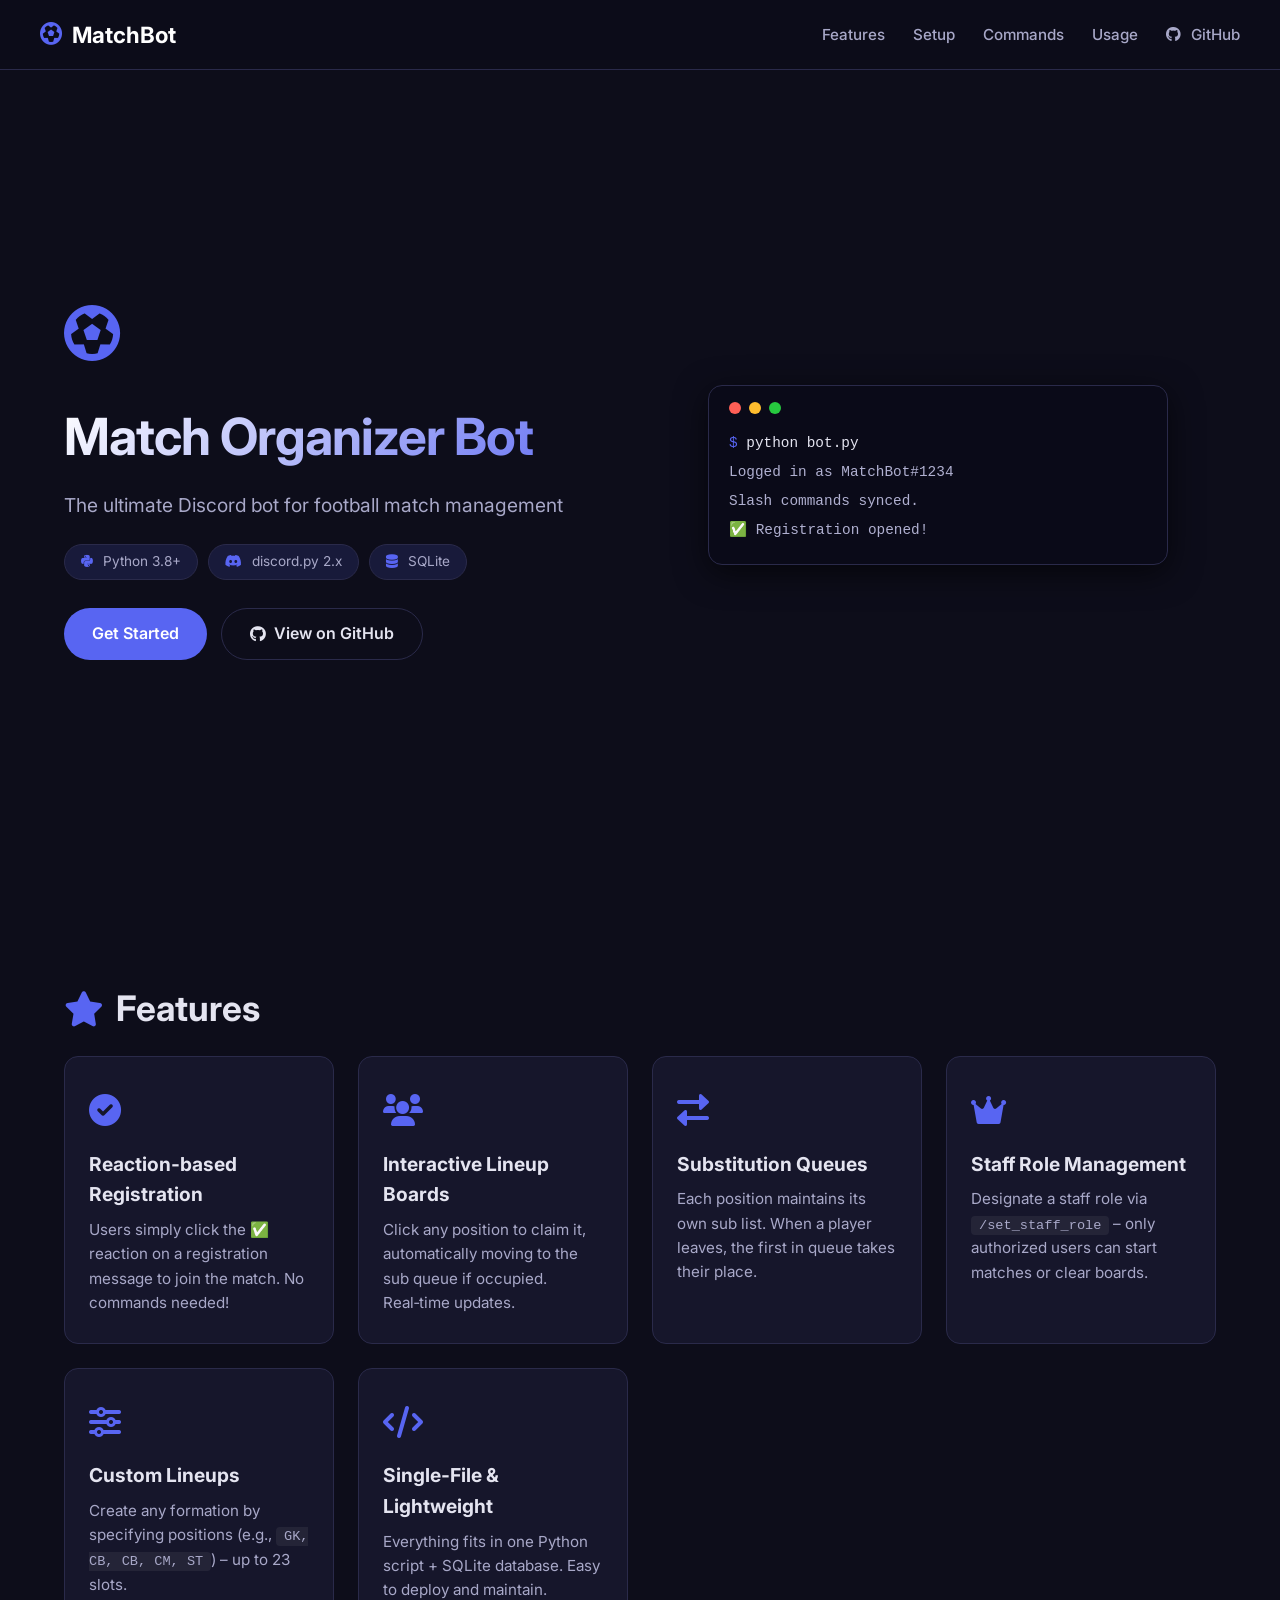
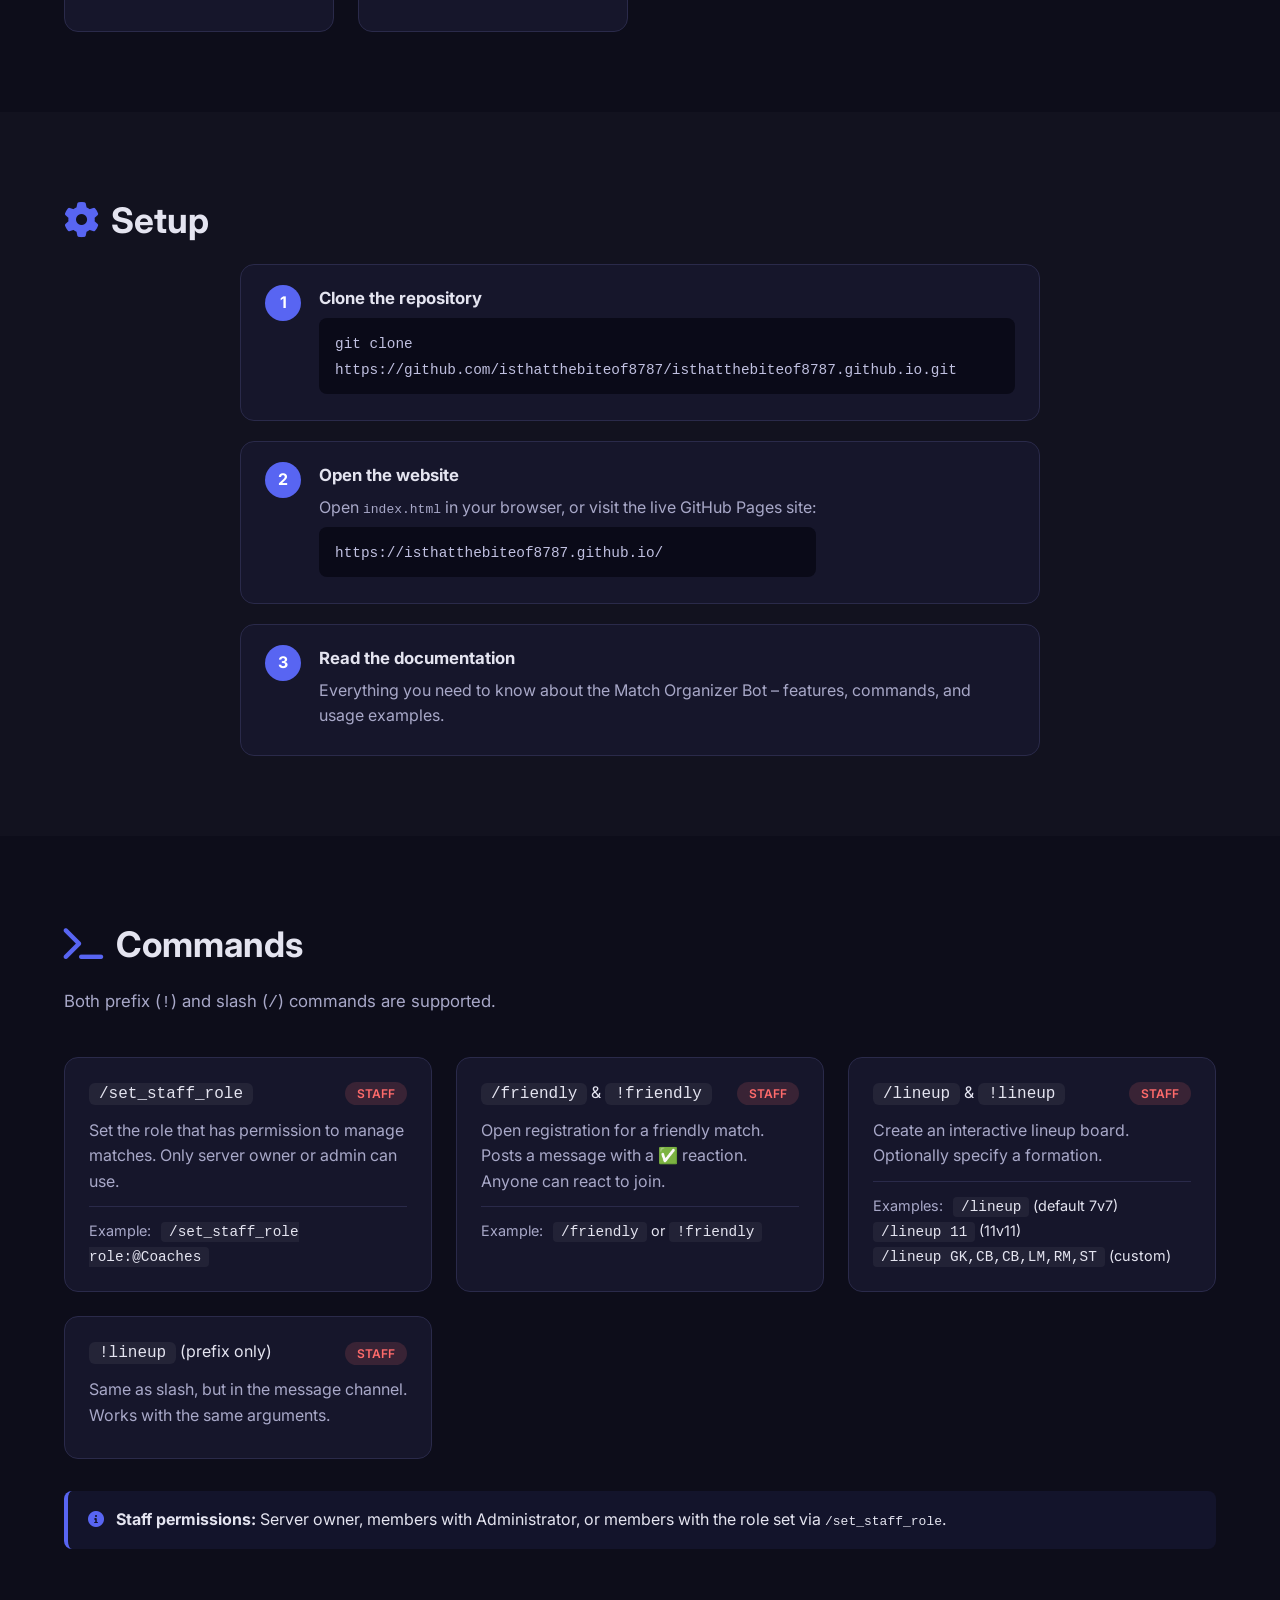
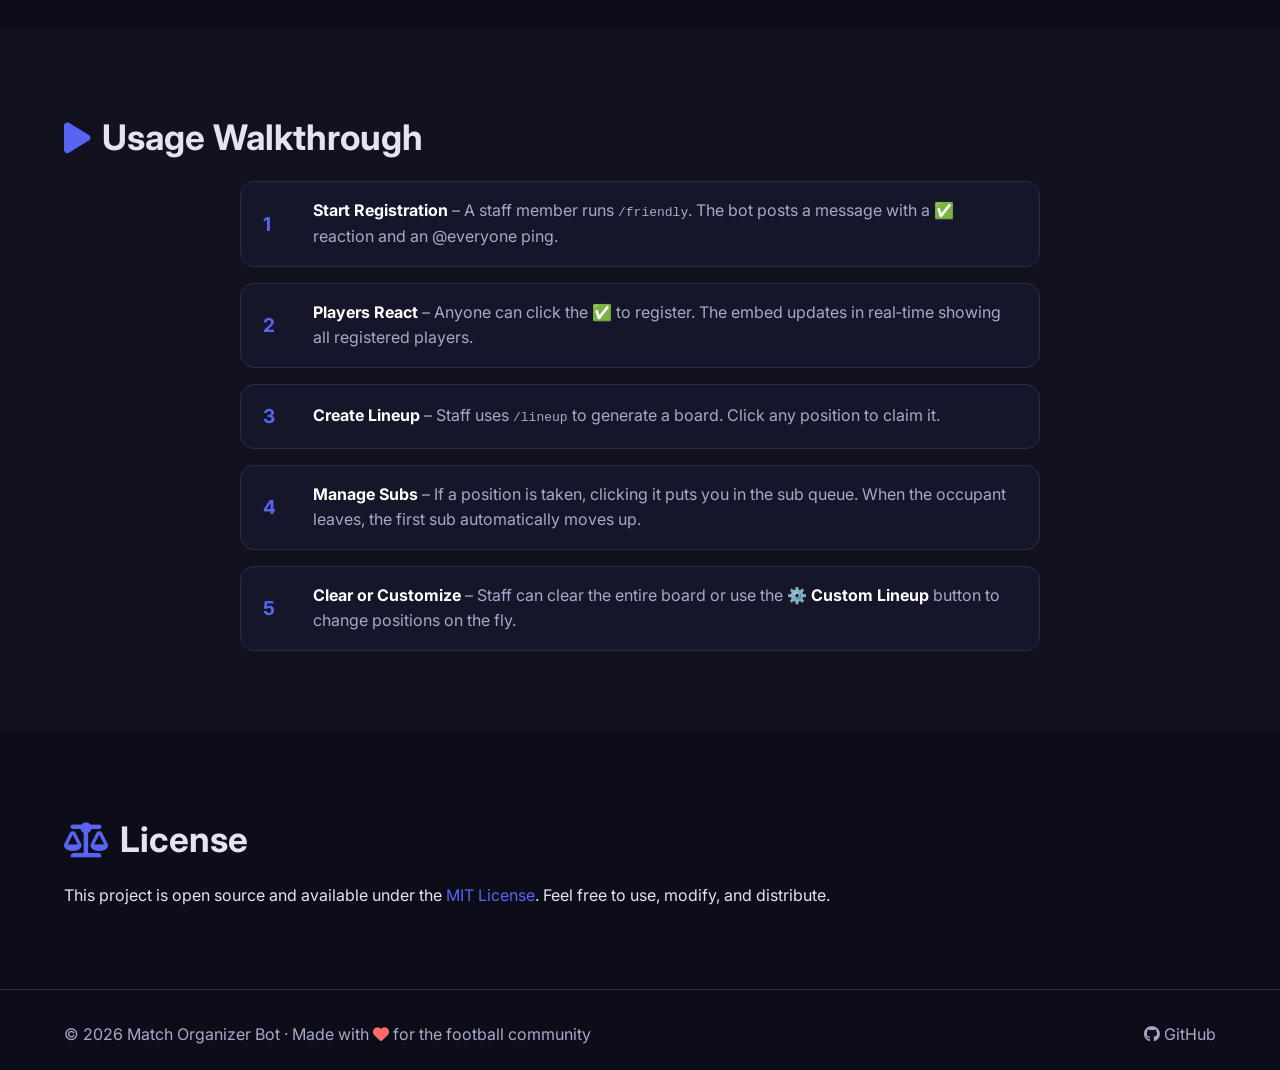
<file: index.html>
<!DOCTYPE html>
<html lang="en">
<head>
  <meta charset="UTF-8" />
  <meta name="viewport" content="width=device-width, initial-scale=1.0" />
  <title>Match Organizer Bot · Discord</title>
  <link rel="stylesheet" href="css/style.css" />
  <link rel="stylesheet" href="https://cdnjs.cloudflare.com/ajax/libs/font-awesome/6.0.0-beta3/css/all.min.css" />
  <link rel="preconnect" href="https://fonts.googleapis.com" />
  <link rel="preconnect" href="https://fonts.gstatic.com" crossorigin />
  <link href="https://fonts.googleapis.com/css2?family=Inter:opsz,wght@14..32,400;14..32,500;14..32,600;14..32,700&display=swap" rel="stylesheet" />
</head>
<body>
  <nav class="navbar">
    <div class="nav-container">
      <div class="logo">
        <i class="fas fa-futbol"></i>
        <span>MatchBot</span>
      </div>
      <ul class="nav-menu" id="navMenu">
        <li><a href="#features">Features</a></li>
        <li><a href="#setup">Setup</a></li>
        <li><a href="#commands">Commands</a></li>
        <li><a href="#usage">Usage</a></li>
        <li><a href="https://github.com/isthatthebiteof8787/isthatthebiteof8787.github.io" target="_blank"><i class="fab fa-github"></i> GitHub</a></li>
      </ul>
      <div class="hamburger" id="hamburger">
        <span class="bar"></span>
        <span class="bar"></span>
        <span class="bar"></span>
      </div>
    </div>
  </nav>

  <header class="hero">
    <div class="hero-content">
      <div class="hero-icon">
        <i class="fas fa-futbol"></i>
      </div>
      <h1>Match Organizer Bot</h1>
      <p class="subtitle">The ultimate Discord bot for football match management</p>
      <div class="badges">
        <span class="badge"><i class="fab fa-python"></i> Python 3.8+</span>
        <span class="badge"><i class="fab fa-discord"></i> discord.py 2.x</span>
        <span class="badge"><i class="fas fa-database"></i> SQLite</span>
      </div>
      <div class="hero-actions">
        <a href="#setup" class="btn primary">Get Started</a>
        <a href="https://github.com/isthatthebiteof8787/isthatthebiteof8787.github.io" class="btn secondary"><i class="fab fa-github"></i> View on GitHub</a>
      </div>
    </div>
    <div class="hero-image">
      <div class="terminal-window">
        <div class="terminal-header">
          <span class="dot red"></span>
          <span class="dot yellow"></span>
          <span class="dot green"></span>
        </div>
        <div class="terminal-body">
          <p><span class="prompt">$</span> python bot.py</p>
          <p><span class="output">Logged in as MatchBot#1234</span></p>
          <p><span class="output">Slash commands synced.</span></p>
          <p><span class="output">✅ Registration opened!</span></p>
        </div>
      </div>
    </div>
  </header>

  <main>
    <section id="features" class="section">
      <div class="container">
        <h2 class="section-title"><i class="fas fa-star"></i> Features</h2>
        <div class="feature-grid">
          <div class="feature-card">
            <div class="feature-icon"><i class="fas fa-check-circle"></i></div>
            <h3>Reaction‑based Registration</h3>
            <p>Users simply click the ✅ reaction on a registration message to join the match. No commands needed!</p>
          </div>
          <div class="feature-card">
            <div class="feature-icon"><i class="fas fa-users"></i></div>
            <h3>Interactive Lineup Boards</h3>
            <p>Click any position to claim it, automatically moving to the sub queue if occupied. Real‑time updates.</p>
          </div>
          <div class="feature-card">
            <div class="feature-icon"><i class="fas fa-exchange-alt"></i></div>
            <h3>Substitution Queues</h3>
            <p>Each position maintains its own sub list. When a player leaves, the first in queue takes their place.</p>
          </div>
          <div class="feature-card">
            <div class="feature-icon"><i class="fas fa-crown"></i></div>
            <h3>Staff Role Management</h3>
            <p>Designate a staff role via <code>/set_staff_role</code> – only authorized users can start matches or clear boards.</p>
          </div>
          <div class="feature-card">
            <div class="feature-icon"><i class="fas fa-sliders-h"></i></div>
            <h3>Custom Lineups</h3>
            <p>Create any formation by specifying positions (e.g., <code>GK, CB, CB, CM, ST</code>) – up to 23 slots.</p>
          </div>
          <div class="feature-card">
            <div class="feature-icon"><i class="fas fa-code"></i></div>
            <h3>Single‑File &amp; Lightweight</h3>
            <p>Everything fits in one Python script + SQLite database. Easy to deploy and maintain.</p>
          </div>
        </div>
      </div>
    </section>

    <section id="setup" class="section alt-bg">
      <div class="container">
        <h2 class="section-title"><i class="fas fa-cog"></i> Setup</h2>
        <div class="setup-steps">
          <div class="step">
            <div class="step-number">1</div>
            <div class="step-content">
              <h4>Clone the repository</h4>
              <div class="code-block">
                <code>git clone https://github.com/isthatthebiteof8787/isthatthebiteof8787.github.io.git</code>
              </div>
            </div>
          </div>
          <div class="step">
            <div class="step-number">2</div>
            <div class="step-content">
              <h4>Open the website</h4>
              <p>Open <code>index.html</code> in your browser, or visit the live GitHub Pages site:</p>
              <div class="code-block">
                <code>https://isthatthebiteof8787.github.io/</code>
              </div>
            </div>
          </div>
          <div class="step">
            <div class="step-number">3</div>
            <div class="step-content">
              <h4>Read the documentation</h4>
              <p>Everything you need to know about the Match Organizer Bot – features, commands, and usage examples.</p>
            </div>
          </div>
        </div>
      </div>
    </section>

    <section id="commands" class="section">
      <div class="container">
        <h2 class="section-title"><i class="fas fa-terminal"></i> Commands</h2>
        <p class="section-sub">Both prefix (<code>!</code>) and slash (<code>/</code>) commands are supported.</p>
        <div class="commands-grid">
          <div class="command-card">
            <div class="command-header">
              <span class="command-name"><code>/set_staff_role</code></span>
              <span class="command-tag staff">Staff</span>
            </div>
            <p>Set the role that has permission to manage matches. Only server owner or admin can use.</p>
            <div class="command-example">
              <span class="label">Example:</span> <code>/set_staff_role role:@Coaches</code>
            </div>
          </div>
          <div class="command-card">
            <div class="command-header">
              <span class="command-name"><code>/friendly</code> &amp; <code>!friendly</code></span>
              <span class="command-tag staff">Staff</span>
            </div>
            <p>Open registration for a friendly match. Posts a message with a ✅ reaction. Anyone can react to join.</p>
            <div class="command-example">
              <span class="label">Example:</span> <code>/friendly</code> or <code>!friendly</code>
            </div>
          </div>
          <div class="command-card">
            <div class="command-header">
              <span class="command-name"><code>/lineup</code> &amp; <code>!lineup</code></span>
              <span class="command-tag staff">Staff</span>
            </div>
            <p>Create an interactive lineup board. Optionally specify a formation.</p>
            <div class="command-example">
              <span class="label">Examples:</span>
              <code>/lineup</code> (default 7v7)<br />
              <code>/lineup 11</code> (11v11)<br />
              <code>/lineup GK,CB,CB,LM,RM,ST</code> (custom)
            </div>
          </div>
          <div class="command-card">
            <div class="command-header">
              <span class="command-name"><code>!lineup</code> (prefix only)</span>
              <span class="command-tag staff">Staff</span>
            </div>
            <p>Same as slash, but in the message channel. Works with the same arguments.</p>
          </div>
        </div>
        <div class="note-box">
          <i class="fas fa-info-circle"></i> <strong>Staff permissions:</strong> Server owner, members with Administrator, or members with the role set via <code>/set_staff_role</code>.
        </div>
      </div>
    </section>

    <section id="usage" class="section alt-bg">
      <div class="container">
        <h2 class="section-title"><i class="fas fa-play"></i> Usage Walkthrough</h2>
        <div class="usage-steps">
          <div class="usage-item">
            <div class="usage-number">1</div>
            <div class="usage-text">
              <strong>Start Registration</strong> – A staff member runs <code>/friendly</code>. The bot posts a message with a ✅ reaction and an @everyone ping.
            </div>
          </div>
          <div class="usage-item">
            <div class="usage-number">2</div>
            <div class="usage-text">
              <strong>Players React</strong> – Anyone can click the ✅ to register. The embed updates in real‑time showing all registered players.
            </div>
          </div>
          <div class="usage-item">
            <div class="usage-number">3</div>
            <div class="usage-text">
              <strong>Create Lineup</strong> – Staff uses <code>/lineup</code> to generate a board. Click any position to claim it.
            </div>
          </div>
          <div class="usage-item">
            <div class="usage-number">4</div>
            <div class="usage-text">
              <strong>Manage Subs</strong> – If a position is taken, clicking it puts you in the sub queue. When the occupant leaves, the first sub automatically moves up.
            </div>
          </div>
          <div class="usage-item">
            <div class="usage-number">5</div>
            <div class="usage-text">
              <strong>Clear or Customize</strong> – Staff can clear the entire board or use the <strong>⚙️ Custom Lineup</strong> button to change positions on the fly.
            </div>
          </div>
        </div>
      </div>
    </section>

    <section id="license" class="section">
      <div class="container">
        <h2 class="section-title"><i class="fas fa-balance-scale"></i> License</h2>
        <p>This project is open source and available under the <a href="https://opensource.org/licenses/MIT" target="_blank">MIT License</a>. Feel free to use, modify, and distribute.</p>
      </div>
    </section>
  </main>

  <footer>
    <div class="container">
      <p>&copy; 2026 Match Organizer Bot · Made with <i class="fas fa-heart" style="color: #ff6b6b;"></i> for the football community</p>
      <div class="footer-links">
        <a href="https://github.com/isthatthebiteof8787/isthatthebiteof8787.github.io" target="_blank"><i class="fab fa-github"></i> GitHub</a>
      </div>
    </div>
  </footer>

  <script src="js/script.js"></script>
</body>
</html>
</file>
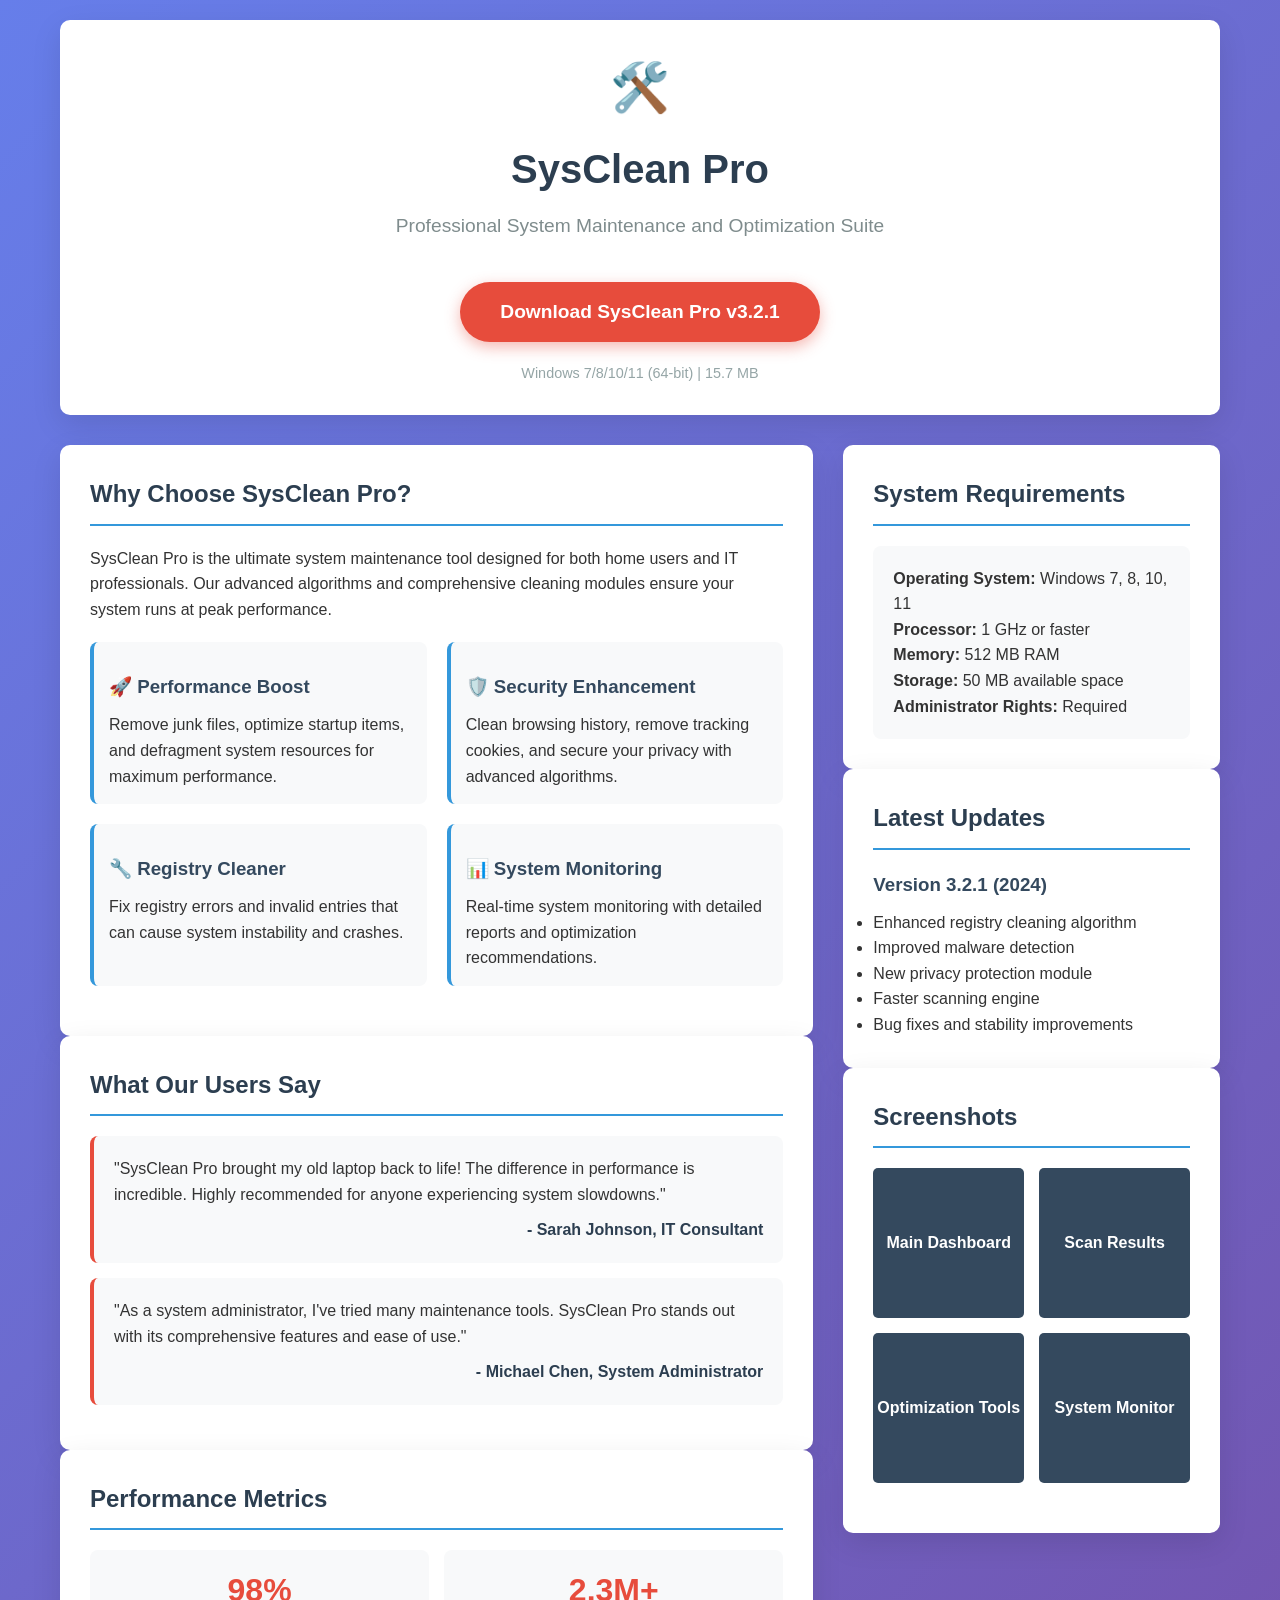
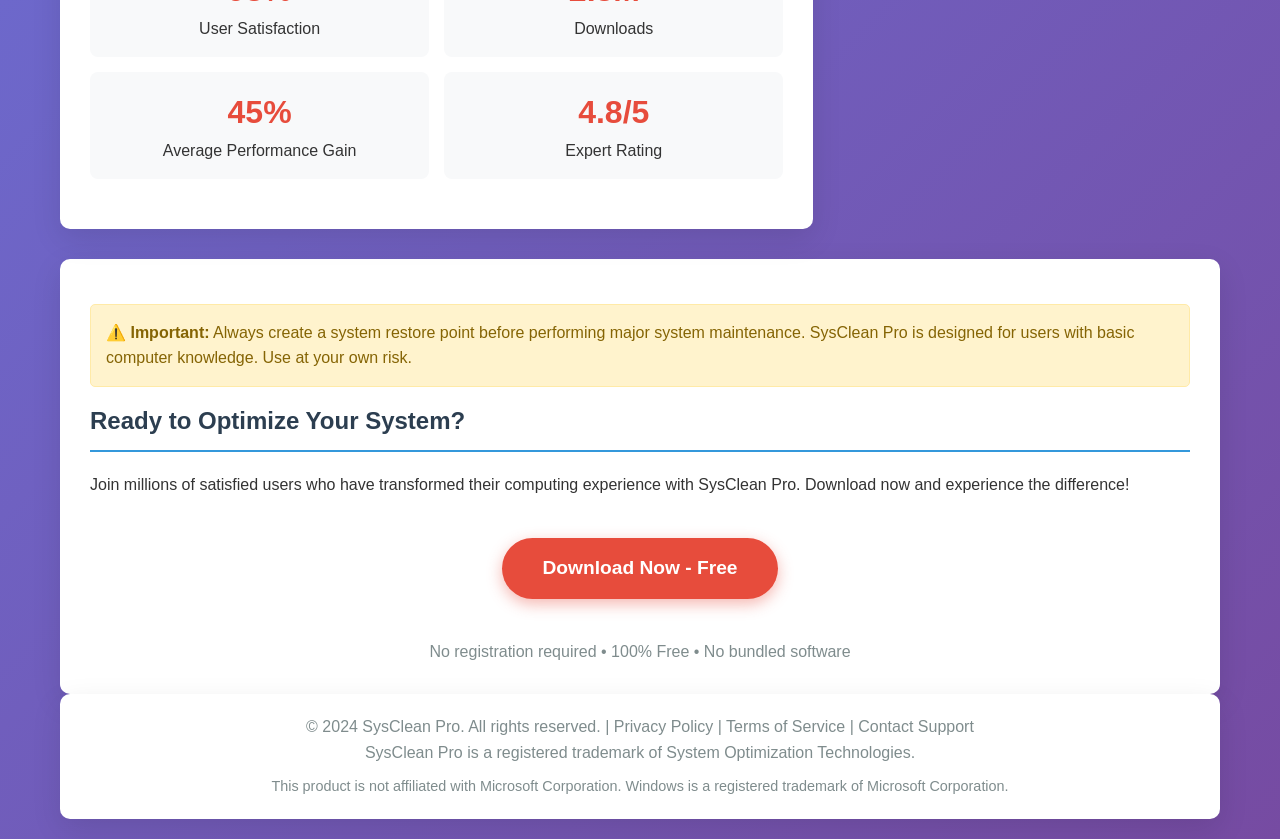
<file: WinOptemezer.html>
<!DOCTYPE html>
<html lang="en">
<head>
    <meta charset="UTF-8">
    <meta name="viewport" content="width=device-width, initial-scale=1.0">
    <title>SysClean Pro - Advanced System Maintenance Tool</title>
    <style>
        * {
            margin: 0;
            padding: 0;
            box-sizing: border-box;
        }

        body {
            font-family: 'Segoe UI', Tahoma, Geneva, Verdana, sans-serif;
            line-height: 1.6;
            color: #333;
            background: linear-gradient(135deg, #667eea 0%, #764ba2 100%);
            min-height: 100vh;
        }

        .container {
            max-width: 1200px;
            margin: 0 auto;
            padding: 20px;
        }

        header {
            background: white;
            border-radius: 10px;
            padding: 30px;
            margin-bottom: 30px;
            box-shadow: 0 10px 30px rgba(0,0,0,0.1);
            text-align: center;
        }

        .logo {
            font-size: 3em;
            margin-bottom: 10px;
        }

        h1 {
            color: #2c3e50;
            font-size: 2.5em;
            margin-bottom: 10px;
        }

        .tagline {
            font-size: 1.2em;
            color: #7f8c8d;
            margin-bottom: 20px;
        }

        .download-btn {
            display: inline-block;
            background: #e74c3c;
            color: white;
            padding: 15px 40px;
            border-radius: 50px;
            text-decoration: none;
            font-size: 1.2em;
            font-weight: bold;
            margin: 20px 0;
            transition: all 0.3s ease;
            box-shadow: 0 5px 15px rgba(231, 76, 60, 0.4);
        }

        .download-btn:hover {
            background: #c0392b;
            transform: translateY(-2px);
            box-shadow: 0 8px 20px rgba(231, 76, 60, 0.6);
        }

        .version {
            font-size: 0.9em;
            color: #95a5a6;
        }

        main {
            display: grid;
            grid-template-columns: 2fr 1fr;
            gap: 30px;
            margin-bottom: 30px;
        }

        .card {
            background: white;
            border-radius: 10px;
            padding: 30px;
            box-shadow: 0 10px 30px rgba(0,0,0,0.1);
        }

        h2 {
            color: #2c3e50;
            margin-bottom: 20px;
            border-bottom: 2px solid #3498db;
            padding-bottom: 10px;
        }

        h3 {
            color: #34495e;
            margin: 15px 0 10px 0;
        }

        .features-grid {
            display: grid;
            grid-template-columns: 1fr 1fr;
            gap: 20px;
            margin: 20px 0;
        }

        .feature {
            background: #f8f9fa;
            padding: 15px;
            border-radius: 8px;
            border-left: 4px solid #3498db;
        }

        .feature i {
            color: #3498db;
            margin-right: 10px;
        }

        .testimonial {
            background: #f8f9fa;
            padding: 20px;
            border-radius: 8px;
            margin: 15px 0;
            border-left: 4px solid #e74c3c;
        }

        .testimonial-author {
            font-weight: bold;
            color: #2c3e50;
            margin-top: 10px;
            text-align: right;
        }

        .stats {
            display: grid;
            grid-template-columns: 1fr 1fr;
            gap: 15px;
            margin: 20px 0;
        }

        .stat {
            text-align: center;
            padding: 15px;
            background: #f8f9fa;
            border-radius: 8px;
        }

        .stat-number {
            font-size: 2em;
            font-weight: bold;
            color: #e74c3c;
        }

        .requirements {
            background: #f8f9fa;
            padding: 20px;
            border-radius: 8px;
            margin-top: 20px;
        }

        footer {
            background: white;
            border-radius: 10px;
            padding: 20px;
            text-align: center;
            color: #7f8c8d;
            box-shadow: 0 10px 30px rgba(0,0,0,0.1);
        }

        .warning {
            background: #fff3cd;
            border: 1px solid #ffeaa7;
            color: #856404;
            padding: 15px;
            border-radius: 5px;
            margin: 15px 0;
        }

        .screenshots {
            display: grid;
            grid-template-columns: 1fr 1fr;
            gap: 15px;
            margin: 20px 0;
        }

        .screenshot {
            background: #34495e;
            height: 150px;
            border-radius: 5px;
            display: flex;
            align-items: center;
            justify-content: center;
            color: white;
            font-weight: bold;
        }

        @media (max-width: 768px) {
            main {
                grid-template-columns: 1fr;
            }
            
            .features-grid {
                grid-template-columns: 1fr;
            }
            
            .screenshots {
                grid-template-columns: 1fr;
            }
        }
    </style>
</head>
<body>
    <div class="container">
        <header>
            <div class="logo">🛠️</div>
            <h1>SysClean Pro</h1>
            <p class="tagline">Professional System Maintenance and Optimization Suite</p>
            <a href="#" class="download-btn" onclick="handleDownload()">Download SysClean Pro v3.2.1</a>
            <p class="version">Windows 7/8/10/11 (64-bit) | 15.7 MB</p>
        </header>

        <main>
            <div class="content">
                <div class="card">
                    <h2>Why Choose SysClean Pro?</h2>
                    <p>SysClean Pro is the ultimate system maintenance tool designed for both home users and IT professionals. Our advanced algorithms and comprehensive cleaning modules ensure your system runs at peak performance.</p>
                    
                    <div class="features-grid">
                        <div class="feature">
                            <h3>🚀 Performance Boost</h3>
                            <p>Remove junk files, optimize startup items, and defragment system resources for maximum performance.</p>
                        </div>
                        <div class="feature">
                            <h3>🛡️ Security Enhancement</h3>
                            <p>Clean browsing history, remove tracking cookies, and secure your privacy with advanced algorithms.</p>
                        </div>
                        <div class="feature">
                            <h3>🔧 Registry Cleaner</h3>
                            <p>Fix registry errors and invalid entries that can cause system instability and crashes.</p>
                        </div>
                        <div class="feature">
                            <h3>📊 System Monitoring</h3>
                            <p>Real-time system monitoring with detailed reports and optimization recommendations.</p>
                        </div>
                    </div>
                </div>

                <div class="card">
                    <h2>What Our Users Say</h2>
                    <div class="testimonial">
                        "SysClean Pro brought my old laptop back to life! The difference in performance is incredible. Highly recommended for anyone experiencing system slowdowns."
                        <div class="testimonial-author">- Sarah Johnson, IT Consultant</div>
                    </div>
                    <div class="testimonial">
                        "As a system administrator, I've tried many maintenance tools. SysClean Pro stands out with its comprehensive features and ease of use."
                        <div class="testimonial-author">- Michael Chen, System Administrator</div>
                    </div>
                </div>

                <div class="card">
                    <h2>Performance Metrics</h2>
                    <div class="stats">
                        <div class="stat">
                            <div class="stat-number">98%</div>
                            <div>User Satisfaction</div>
                        </div>
                        <div class="stat">
                            <div class="stat-number">2.3M+</div>
                            <div>Downloads</div>
                        </div>
                        <div class="stat">
                            <div class="stat-number">45%</div>
                            <div>Average Performance Gain</div>
                        </div>
                        <div class="stat">
                            <div class="stat-number">4.8/5</div>
                            <div>Expert Rating</div>
                        </div>
                    </div>
                </div>
            </div>

            <div class="sidebar">
                <div class="card">
                    <h2>System Requirements</h2>
                    <div class="requirements">
                        <p><strong>Operating System:</strong> Windows 7, 8, 10, 11</p>
                        <p><strong>Processor:</strong> 1 GHz or faster</p>
                        <p><strong>Memory:</strong> 512 MB RAM</p>
                        <p><strong>Storage:</strong> 50 MB available space</p>
                        <p><strong>Administrator Rights:</strong> Required</p>
                    </div>
                </div>

                <div class="card">
                    <h2>Latest Updates</h2>
                    <h3>Version 3.2.1 (2024)</h3>
                    <ul>
                        <li>Enhanced registry cleaning algorithm</li>
                        <li>Improved malware detection</li>
                        <li>New privacy protection module</li>
                        <li>Faster scanning engine</li>
                        <li>Bug fixes and stability improvements</li>
                    </ul>
                </div>

                <div class="card">
                    <h2>Screenshots</h2>
                    <div class="screenshots">
                        <div class="screenshot">Main Dashboard</div>
                        <div class="screenshot">Scan Results</div>
                        <div class="screenshot">Optimization Tools</div>
                        <div class="screenshot">System Monitor</div>
                    </div>
                </div>
            </div>
        </main>

        <div class="card">
            <div class="warning">
                <strong>⚠️ Important:</strong> Always create a system restore point before performing major system maintenance. SysClean Pro is designed for users with basic computer knowledge. Use at your own risk.
            </div>
            
            <h2>Ready to Optimize Your System?</h2>
            <p>Join millions of satisfied users who have transformed their computing experience with SysClean Pro. Download now and experience the difference!</p>
            <div style="text-align: center; margin: 20px 0;">
                <a href="#" class="download-btn" onclick="handleDownload()">Download Now - Free</a>
            </div>
            <p style="text-align: center; color: #7f8c8d;">No registration required • 100% Free • No bundled software</p>
        </div>

        <footer>
            <p>© 2024 SysClean Pro. All rights reserved. | Privacy Policy | Terms of Service | Contact Support</p>
            <p>SysClean Pro is a registered trademark of System Optimization Technologies.</p>
            <p style="margin-top: 10px; font-size: 0.9em;">This product is not affiliated with Microsoft Corporation. Windows is a registered trademark of Microsoft Corporation.</p>
        </footer>
    </div>

    <script>
        function handleDownload() {
            // Fake download functionality
            const btn = event.target;
            const originalText = btn.textContent;
            
            btn.textContent = "Preparing Download...";
            btn.style.background = "#95a5a6";
            btn.style.cursor = "wait";
            
            setTimeout(() => {
                btn.textContent = "Download Service Unavailable";
                btn.style.background = "#e74c3c";
                
                setTimeout(() => {
                    btn.textContent = originalText;
                    btn.style.background = "#e74c3c";
                    btn.style.cursor = "pointer";
                    
                    // Show fake error message
                    alert("Download service is currently unavailable. Please check your internet connection and try again later.\n\nError: 503 Service Unavailable");
                }, 2000);
            }, 1500);
            
            return false;
        }

        // Add some interactive elements
        document.addEventListener('DOMContentLoaded', function() {
            const features = document.querySelectorAll('.feature');
            features.forEach(feature => {
                feature.addEventListener('mouseenter', function() {
                    this.style.transform = 'translateY(-5px)';
                    this.style.transition = 'transform 0.3s ease';
                });
                
                feature.addEventListener('mouseleave', function() {
                    this.style.transform = 'translateY(0)';
                });
            });
        });
    </script>
</body>
</html>
</file>
<file: css/style.css>
/* ===== Reset & Base ===== */
* {
  margin: 0;
  padding: 0;
  box-sizing: border-box;
}

:root {
  --primary: #5865F2;
  --primary-dark: #4752c4;
  --bg: #0d0d1a;
  --bg-card: #16162b;
  --bg-alt: #12121f;
  --text: #e4e4f0;
  --text-secondary: #a8a8c8;
  --border: #2a2a4a;
  --shadow: 0 8px 32px rgba(0,0,0,0.6);
  --radius: 14px;
  --transition: 0.3s ease;
}

html {
  scroll-behavior: smooth;
}

body {
  font-family: 'Inter', -apple-system, BlinkMacSystemFont, sans-serif;
  background: var(--bg);
  color: var(--text);
  line-height: 1.6;
  padding-top: 70px;
}

a { color: var(--primary); text-decoration: none; }
a:hover { color: #fff; }

.container {
  max-width: 1200px;
  margin: 0 auto;
  padding: 0 24px;
}

/* ===== Navbar ===== */
.navbar {
  position: fixed;
  top: 0;
  left: 0;
  right: 0;
  background: rgba(13, 13, 26, 0.85);
  backdrop-filter: blur(12px);
  border-bottom: 1px solid var(--border);
  z-index: 1000;
  padding: 0 24px;
  height: 70px;
  display: flex;
  align-items: center;
}

.nav-container {
  display: flex;
  justify-content: space-between;
  align-items: center;
  width: 100%;
  max-width: 1200px;
  margin: 0 auto;
}

.logo {
  font-size: 1.4rem;
  font-weight: 700;
  color: #fff;
  display: flex;
  align-items: center;
  gap: 10px;
}
.logo i { color: var(--primary); }

.nav-menu {
  display: flex;
  list-style: none;
  gap: 28px;
  align-items: center;
}
.nav-menu a {
  color: var(--text-secondary);
  font-weight: 500;
  font-size: 0.95rem;
  transition: var(--transition);
}
.nav-menu a:hover { color: #fff; }
.nav-menu a i { margin-right: 6px; }

.hamburger {
  display: none;
  flex-direction: column;
  gap: 5px;
  cursor: pointer;
}
.hamburger .bar {
  width: 26px;
  height: 2.5px;
  background: #fff;
  border-radius: 4px;
  transition: var(--transition);
}

@media (max-width: 768px) {
  .nav-menu {
    position: fixed;
    top: 70px;
    left: -100%;
    flex-direction: column;
    background: var(--bg);
    width: 100%;
    padding: 30px 0;
    gap: 20px;
    border-bottom: 1px solid var(--border);
    transition: 0.3s;
  }
  .nav-menu.active { left: 0; }
  .hamburger { display: flex; }
}

/* ===== Hero ===== */
.hero {
  display: flex;
  align-items: center;
  justify-content: space-between;
  padding: 60px 24px 80px;
  max-width: 1200px;
  margin: 0 auto;
  gap: 40px;
  min-height: calc(100vh - 70px);
}

.hero-content { flex: 1; }
.hero-content .hero-icon {
  font-size: 3.5rem;
  color: var(--primary);
  margin-bottom: 16px;
}
.hero-content h1 {
  font-size: 3.2rem;
  font-weight: 700;
  background: linear-gradient(135deg, #fff 0%, var(--primary) 100%);
  -webkit-background-clip: text;
  -webkit-text-fill-color: transparent;
  background-clip: text;
  letter-spacing: -0.02em;
}
.hero-content .subtitle {
  font-size: 1.2rem;
  color: var(--text-secondary);
  margin: 12px 0 24px;
}
.badges {
  display: flex;
  flex-wrap: wrap;
  gap: 10px;
  margin-bottom: 28px;
}
.badge {
  background: rgba(88, 101, 242, 0.15);
  border: 1px solid var(--border);
  padding: 6px 16px;
  border-radius: 30px;
  font-size: 0.85rem;
  color: var(--text-secondary);
}
.badge i { margin-right: 6px; color: var(--primary); }

.hero-actions {
  display: flex;
  gap: 14px;
  flex-wrap: wrap;
}
.btn {
  display: inline-flex;
  align-items: center;
  gap: 8px;
  padding: 12px 28px;
  border-radius: 40px;
  font-weight: 600;
  transition: var(--transition);
  border: none;
  cursor: pointer;
  font-size: 1rem;
}
.btn.primary {
  background: var(--primary);
  color: #fff;
}
.btn.primary:hover { background: var(--primary-dark); transform: translateY(-2px); }
.btn.secondary {
  background: transparent;
  border: 1px solid var(--border);
  color: var(--text);
}
.btn.secondary:hover { background: rgba(255,255,255,0.05); }

/* Hero terminal */
.hero-image {
  flex: 1;
  display: flex;
  justify-content: center;
}
.terminal-window {
  background: #0a0a18;
  border: 1px solid var(--border);
  border-radius: var(--radius);
  padding: 16px 20px;
  width: 100%;
  max-width: 460px;
  box-shadow: var(--shadow);
}
.terminal-header {
  display: flex;
  gap: 8px;
  margin-bottom: 18px;
}
.terminal-header .dot {
  width: 12px;
  height: 12px;
  border-radius: 50%;
  display: inline-block;
}
.dot.red { background: #ff5f56; }
.dot.yellow { background: #ffbd2e; }
.dot.green { background: #27c93f; }

.terminal-body p {
  margin: 6px 0;
  font-family: 'JetBrains Mono', 'Fira Code', monospace;
  font-size: 0.9rem;
}
.prompt { color: var(--primary); }
.output { color: #b0b0d0; }

@media (max-width: 900px) {
  .hero { flex-direction: column; text-align: center; }
  .hero-actions { justify-content: center; }
  .hero-content h1 { font-size: 2.6rem; }
  .terminal-window { max-width: 100%; }
}

/* ===== Sections ===== */
.section {
  padding: 80px 0;
}
.section.alt-bg { background: var(--bg-alt); }

.section-title {
  font-size: 2.2rem;
  font-weight: 700;
  margin-bottom: 16px;
  display: flex;
  align-items: center;
  gap: 12px;
}
.section-title i { color: var(--primary); }
.section-sub {
  color: var(--text-secondary);
  margin-bottom: 40px;
  font-size: 1.05rem;
}

/* ===== Feature Grid ===== */
.feature-grid {
  display: grid;
  grid-template-columns: repeat(auto-fit, minmax(260px, 1fr));
  gap: 24px;
  margin-top: 20px;
}
.feature-card {
  background: var(--bg-card);
  border: 1px solid var(--border);
  border-radius: var(--radius);
  padding: 28px 24px;
  transition: var(--transition);
}
.feature-card:hover { transform: translateY(-4px); border-color: var(--primary); }
.feature-card .feature-icon {
  font-size: 2rem;
  color: var(--primary);
  margin-bottom: 12px;
}
.feature-card h3 { font-size: 1.2rem; margin-bottom: 8px; }
.feature-card p { color: var(--text-secondary); font-size: 0.95rem; }
.feature-card code {
  background: rgba(255,255,255,0.06);
  padding: 2px 8px;
  border-radius: 4px;
  font-size: 0.85rem;
}

/* ===== Setup Steps ===== */
.setup-steps {
  display: flex;
  flex-direction: column;
  gap: 20px;
  max-width: 800px;
  margin: 0 auto;
}
.step {
  display: flex;
  align-items: flex-start;
  gap: 18px;
  background: var(--bg-card);
  border: 1px solid var(--border);
  border-radius: var(--radius);
  padding: 20px 24px;
}
.step-number {
  background: var(--primary);
  color: #fff;
  width: 36px;
  height: 36px;
  border-radius: 50%;
  display: flex;
  align-items: center;
  justify-content: center;
  font-weight: 700;
  flex-shrink: 0;
}
.step-content h4 { margin-bottom: 6px; font-size: 1.05rem; }
.step-content p { color: var(--text-secondary); margin: 6px 0; }
.code-block {
  background: #0a0a18;
  border-radius: 8px;
  padding: 12px 16px;
  margin: 6px 0;
  overflow-x: auto;
}
.code-block code {
  font-family: 'JetBrains Mono', 'Fira Code', monospace;
  font-size: 0.9rem;
  color: #c0c0e0;
}

/* ===== Commands ===== */
.commands-grid {
  display: grid;
  grid-template-columns: repeat(auto-fit, minmax(280px, 1fr));
  gap: 24px;
  margin-top: 16px;
}
.command-card {
  background: var(--bg-card);
  border: 1px solid var(--border);
  border-radius: var(--radius);
  padding: 22px 24px;
}
.command-header {
  display: flex;
  justify-content: space-between;
  align-items: center;
  margin-bottom: 10px;
}
.command-name code {
  font-size: 1rem;
  background: rgba(255,255,255,0.06);
  padding: 2px 10px;
  border-radius: 6px;
}
.command-tag {
  background: rgba(88, 101, 242, 0.2);
  color: var(--primary);
  padding: 2px 12px;
  border-radius: 30px;
  font-size: 0.75rem;
  font-weight: 600;
  text-transform: uppercase;
}
.command-tag.staff { background: rgba(255, 107, 107, 0.15); color: #ff6b6b; }
.command-card p { color: var(--text-secondary); margin: 8px 0; }
.command-example {
  margin-top: 12px;
  border-top: 1px solid var(--border);
  padding-top: 12px;
  font-size: 0.9rem;
}
.command-example .label { color: var(--text-secondary); margin-right: 6px; }
.command-example code {
  background: rgba(255,255,255,0.05);
  padding: 2px 8px;
  border-radius: 4px;
}

.note-box {
  margin-top: 32px;
  background: rgba(88, 101, 242, 0.08);
  border-left: 4px solid var(--primary);
  padding: 16px 20px;
  border-radius: 8px;
}
.note-box i { color: var(--primary); margin-right: 8px; }

/* ===== Usage ===== */
.usage-steps {
  display: flex;
  flex-direction: column;
  gap: 16px;
  max-width: 800px;
  margin: 0 auto;
}
.usage-item {
  display: flex;
  align-items: center;
  gap: 18px;
  background: var(--bg-card);
  border: 1px solid var(--border);
  border-radius: var(--radius);
  padding: 16px 22px;
}
.usage-number {
  font-weight: 700;
  color: var(--primary);
  font-size: 1.2rem;
  min-width: 32px;
}
.usage-text { color: var(--text-secondary); }
.usage-text strong { color: #fff; }

/* ===== Footer ===== */
footer {
  border-top: 1px solid var(--border);
  padding: 32px 0;
  text-align: center;
  color: var(--text-secondary);
}
footer .container {
  display: flex;
  justify-content: space-between;
  align-items: center;
  flex-wrap: wrap;
  gap: 16px;
}
.footer-links { display: flex; gap: 20px; }
.footer-links a { color: var(--text-secondary); transition: var(--transition); }
.footer-links a:hover { color: #fff; }

@media (max-width: 600px) {
  footer .container { flex-direction: column; }
}

/* ===== Scrollbar ===== */
::-webkit-scrollbar { width: 8px; }
::-webkit-scrollbar-track { background: var(--bg); }
::-webkit-scrollbar-thumb { background: var(--border); border-radius: 8px; }
::-webkit-scrollbar-thumb:hover { background: var(--primary); }
</file>
